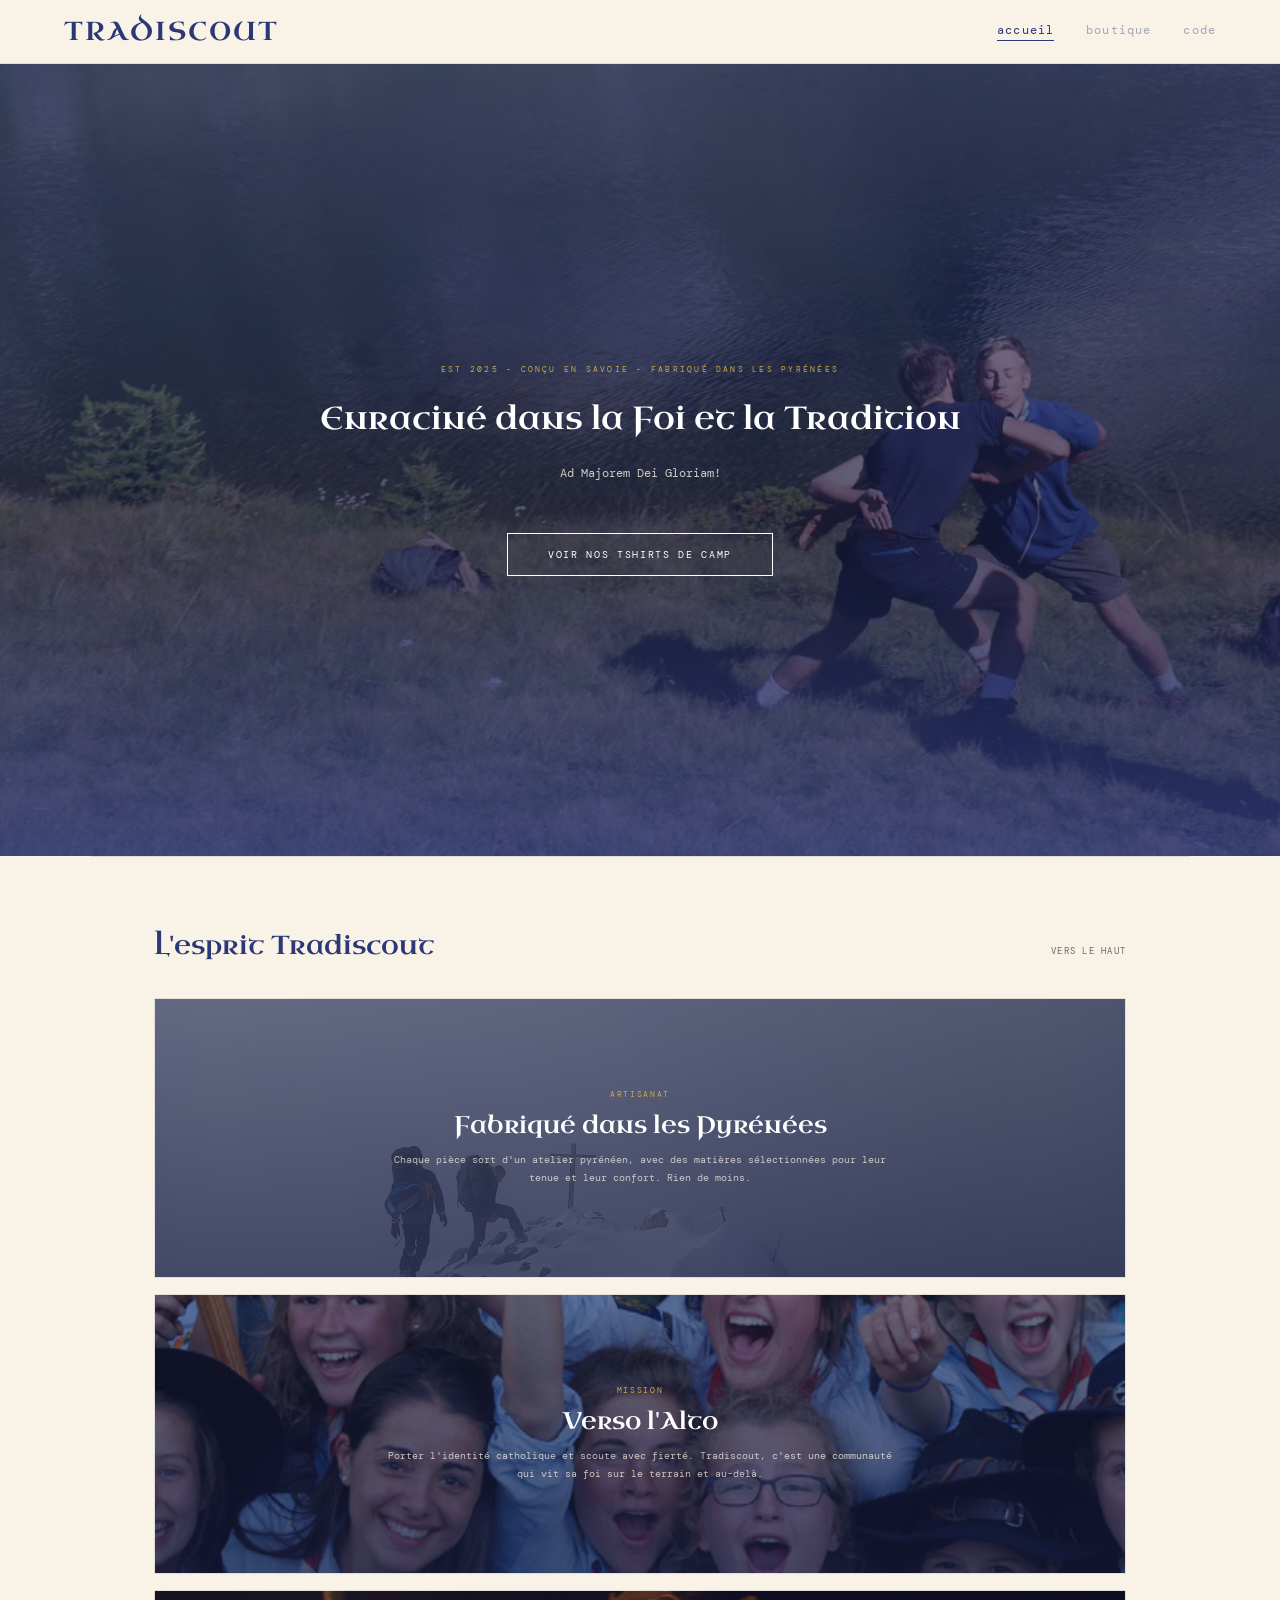
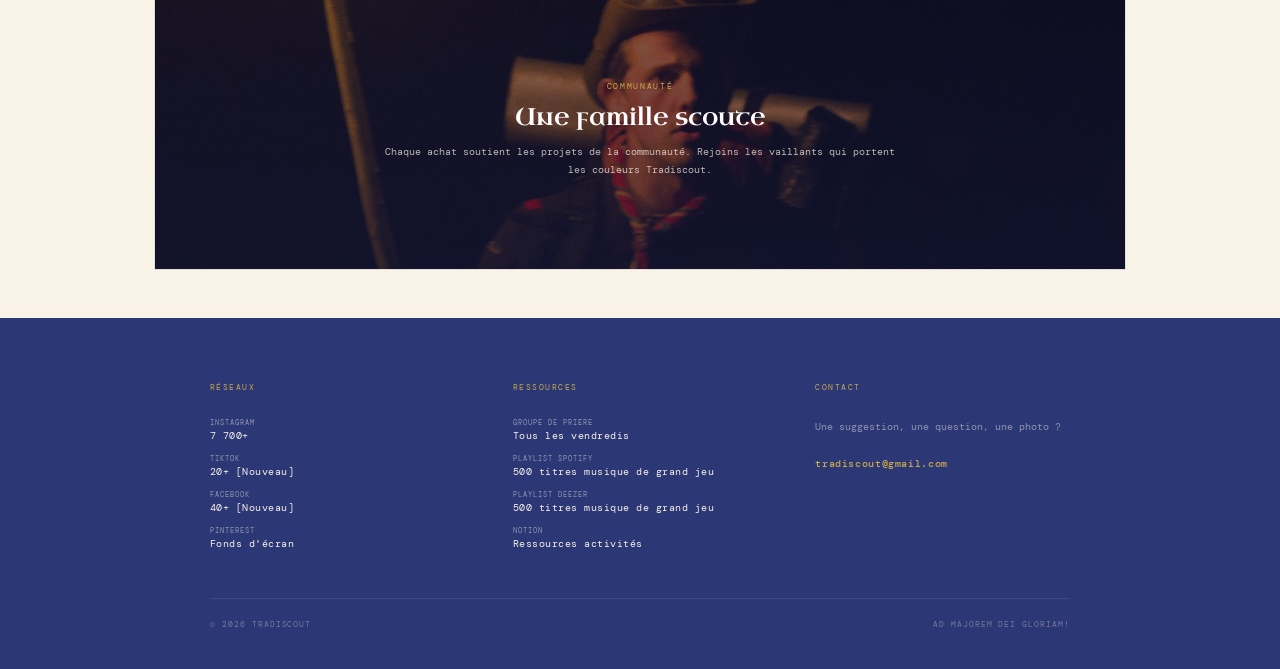
<file: index.html>
<!DOCTYPE html>
<html lang="fr">
<head>
    <!-- Google tag (gtag.js) -->
    <script async src="https://www.googletagmanager.com/gtag/js?id=G-5QQ5J8Z9D1"></script>
    <meta name="google-adsense-account" content="ca-pub-3423518002030565">
    <script>
      window.dataLayer = window.dataLayer || [];
      function gtag(){dataLayer.push(arguments);}
      gtag('js', new Date());
    
      gtag('config', 'G-5QQ5J8Z9D1');
    </script>
    <meta charset="UTF-8">
    <meta name="viewport" content="width=device-width, initial-scale=1.0">
    <title>Tradiscout</title>
    <link rel="icon" type="image/x-icon" href="FINAL.png">
    <link href="https://fonts.googleapis.com/css2?family=Uncial+Antiqua&family=DM+Mono:wght@400;500&display=swap" rel="stylesheet">
    <style>
        :root { --navy: #2C3776; --bg: #F8F2E7; --or: #c9a84c; --gris: #6b6b6b; }
        * { margin: 0; padding: 0; box-sizing: border-box; }
        body { background: var(--bg); color: var(--navy); font-family: 'DM Mono', monospace; min-height: 100vh; overflow-x: hidden; }
        #main-content { opacity: 0; transition: opacity 1s ease; }
        
        header { position: sticky; top: 0; z-index: 600; background: var(--bg); border-bottom: 1px solid rgba(44,55,118,0.12); display: flex; align-items: center; justify-content: space-between; padding: 0 5%; height: 64px; }
        .logo { font-family: 'Uncial Antiqua', serif; text-transform: uppercase; letter-spacing: 2px; font-size: 1.6rem; color: var(--navy); text-decoration: none; }
        .main-nav { display: flex; gap: 32px; align-items: center; }
        .main-nav a { text-decoration: none; color: var(--navy); font-size: 0.72rem; letter-spacing: 0.1em; text-transform: lowercase; opacity: 0.4; transition: 0.2s; position: relative; padding-bottom: 3px; }
        .main-nav a:hover, .main-nav a.active { opacity: 1; }
        .main-nav a.active::after { content: ''; position: absolute; bottom: 0; left: 0; width: 100%; height: 1px; background: var(--navy); }

        .hero { min-height: calc(100vh - 64px); display: flex; flex-direction: column; align-items: center; justify-content: center; text-align: center; padding: 80px 5% 60px; position: relative; overflow: hidden; background: url('[t×6s]_[93388792-acf0-41c5-88e9-64125ec4e352]_2026-04-27_22-32-12.png') center center / cover no-repeat; }
        .hero::before { content: ''; position: absolute; inset: 0; background: linear-gradient(to bottom, rgba(44,55,118,.55) 0%, rgba(20,25,60,.7) 60%, rgba(44,55,118,.85) 100%); pointer-events: none; }
        .hero-quote { font-size: 1rem; line-height: 1.8; font-style: italic; color: rgba(248,242,231,0.8); position: relative; max-width: 500px; }

        /* FOOTER UNIFORMISÉ */
        footer { background: var(--navy); color: var(--bg); padding: 64px 5% 40px; }
        .footer-inner { max-width: 860px; margin: 0 auto; display: grid; grid-template-columns: 1fr 1fr 1fr; gap: 48px; }
        .footer-col-title { font-size: 0.52rem; letter-spacing: 0.18em; text-transform: uppercase; color: var(--or); margin-bottom: 25px; display: block; }
        .footer-links { list-style: none; display: flex; flex-direction: column; gap: 12px; }
        .footer-links li a { color: var(--bg); text-decoration: none; display: flex; flex-direction: column; gap: 2px; transition: opacity 0.2s; }
        .footer-links li a:hover { opacity: 0.7; }
        .footer-links li a .fl-label { font-size: 0.46rem; letter-spacing: 0.14em; text-transform: uppercase; opacity: 0.5; color: var(--bg); }
        .footer-links li a .fl-name { font-size: 0.62rem; letter-spacing: 0.05em; color: var(--bg); }
        .footer-contact-text { font-size: 0.6rem; opacity: 0.5; line-height: 1.8; margin-bottom: 16px; color: var(--bg); }
        .footer-email { color: var(--or); text-decoration: none; font-size: 0.65rem; letter-spacing: 0.06em; font-weight: 500; }
        .footer-bottom { max-width: 860px; margin: 48px auto 0; padding-top: 20px; border-top: 1px solid rgba(248,242,231,0.1); display: flex; justify-content: space-between; align-items: center; }
        .footer-bottom span { font-size: 0.5rem; letter-spacing: 0.12em; text-transform: uppercase; opacity: 0.35; }

        .tab-bar { display: none; }
        @media (max-width: 768px) {
            header { justify-content: center; }
            .main-nav { display: none; }
            .footer-inner { grid-template-columns: 1fr; gap: 36px; }
            .tab-bar { display: flex; position: fixed; bottom: 0; left: 0; width: 100%; background: var(--bg); border-top: 1px solid rgba(44,55,118,0.13); z-index: 1000; padding-bottom: env(safe-area-inset-bottom, 0px); }
            .tab-bar-btn { flex: 1; display: flex; align-items: center; justify-content: center; padding: 20px 0; text-decoration: none; color: var(--navy); opacity: 0.3; transition: 0.2s; }
            .tab-bar-btn.active { opacity: 1; }
            .tab-bar-btn span { font-size: 0.65rem; letter-spacing: 0.1em; text-transform: lowercase; }
            footer { padding-bottom: calc(100px + env(safe-area-inset-bottom, 0px)); }
        }

        #shop-content { display: none; flex: 1; }

        .section-header {
            max-width: 1100px; margin: 0 auto 0; padding: 72px 5% 0;
            display: flex; align-items: baseline; justify-content: space-between;
            border-top: 1px solid rgba(44,55,118,0.1);
        }
        .section-header-title { font-family: 'Uncial Antiqua', serif; font-size: 1.6rem; }
        .section-header-sub { font-size: 0.55rem; letter-spacing: 0.14em; text-transform: uppercase; color: var(--gris); }

        /* ── FEATURE CARDS ── */
        .features-section {
            max-width: 1100px;
            margin: 0 auto;
            padding: 72px 5% 48px;
            border-top: 1px solid rgba(44,55,118,0.1);
        }
        .features-header {
            display: flex;
            align-items: baseline;
            justify-content: space-between;
            margin-bottom: 36px;
        }
        .features-grid {
            display: grid;
            grid-template-columns: 1fr;
            gap: 16px;
        }
        .feature-card {
            position: relative;
            overflow: hidden;
            min-height: 280px;
            display: flex;
            align-items: center;
            justify-content: center;
            border: 1px solid rgba(44,55,118,0.1);
            transition: box-shadow 0.2s;
        }
        .feature-card:hover { box-shadow: 0 0 0 2px var(--navy) inset; }
        .feature-card-img-wrap {
            position: absolute;
            inset: 0;
        }
        .feature-card-img-wrap img {
            width: 100%; height: 100%;
            object-fit: cover; display: block;
            transition: transform 0.5s, filter 0.3s;
        }
        .feature-card:hover .feature-card-img-wrap img {
            transform: scale(1.04);
            filter: brightness(0.8);
        }
        .feature-card::before {
            content: '';
            position: absolute; inset: 0;
            background: linear-gradient(to bottom, rgba(20,25,60,0.5) 0%, rgba(20,25,60,0.7) 100%);
            z-index: 1;
            transition: opacity 0.3s;
        }
        .feature-card:hover::before { opacity: 0.85; }
        .feature-card-body {
            position: relative;
            z-index: 2;
            text-align: center;
            padding: 3rem 4rem;
            display: flex; flex-direction: column; gap: 10px;
            align-items: center;
        }
        .feature-card-eyebrow {
            font-size: 0.48rem; letter-spacing: 0.22em;
            text-transform: uppercase; color: var(--or);
        }
        .feature-card-title {
            font-family: 'Uncial Antiqua', serif;
            font-size: 1.5rem; color: white;
        }
        .feature-card-text {
            font-size: 0.62rem; color: rgba(248,242,231,0.75);
            line-height: 1.85; max-width: 520px;
        }
        @media (max-width: 768px) {
            .features-section { padding: 48px 5% 32px; }
            .feature-card { min-height: 220px; }
            .feature-card-body { padding: 2rem 1.5rem; }
            .feature-card-title { font-size: 1.2rem; }
        }

        /* ── HERO ── */
        .hero {
            min-height: 88vh; display: flex; flex-direction: column;
            align-items: center; justify-content: center;
            text-align: center; padding: 80px 5% 60px;
            position: relative; overflow: hidden;
            background: url("Capture d'écran 2026-06-08 181254.png") center center / cover no-repeat;
        }
        .hero::before {
            content: ''; position: absolute; inset: 0;
            background: linear-gradient(to bottom,rgba(44,55,118,.55) 0%,rgba(20,25,60,.7) 60%,rgba(44,55,118,.85) 100%);
            pointer-events: none;
        }
        .hero-eyebrow { font-size:.5rem;letter-spacing:.28em;text-transform:uppercase;color:var(--or);margin-bottom:28px;opacity:0;animation:fadeUp .7s ease .1s forwards;position:relative; }
        .hero-title { font-family:'Uncial Antiqua',serif;font-size:clamp(1rem,3vw,2rem);line-height:1.05;color:white;margin-bottom:28px;opacity:0;animation:fadeUp .7s ease .25s forwards;position:relative; }
        .hero-sub { font-size:.72rem;color:rgba(248,242,231,.8);line-height:1.9;max-width:460px;opacity:0;animation:fadeUp .7s ease .4s forwards;margin-bottom:48px;position:relative; }
        .hero-cta { display:inline-block;padding:14px 40px;border:1px solid white;color:white;text-decoration:none;font-size:.65rem;letter-spacing:.16em;text-transform:uppercase;transition:.2s;opacity:0;animation:fadeUp .7s ease .55s forwards;position:relative; }
        .hero-cta:hover { background:white;color:var(--navy); }
        @keyframes fadeUp { from{opacity:0;transform:translateY(18px)} to{opacity:1;transform:translateY(0)} }

    </style>
</head>
<body>
    <div id="main-content">
        <header>
            <a class="logo" href="https://tradiscout.com">TRADISCOUT</a>
            <nav class="main-nav">
                <a href="/" class="active">accueil</a>
                <a href="https://shop.tradiscout.com">boutique</a>
                <a href="https://code.tradiscout.com">code</a>
            </nav>
        </header>
<!-- SHOP CONTENT -->
        <div class="hero">
            <div class="hero-eyebrow">Est 2025 - Conçu en Savoie - Fabriqué dans les Pyrénées</div>
            <div class="hero-title">Enraciné dans la Foi et la Tradition</div>
            <div class="hero-sub">Ad Majorem Dei Gloriam!</div>
            <a class="hero-cta" href="https://shop.tradiscout.com">Voir nos tshirts de camp</a>
        </div>


<!-- FEATURE CARDS -->
<div class="features-section">
    <div class="features-header">
        <div class="section-header-title">L'esprit Tradiscout</div>
        <div class="section-header-sub">Vers le haut</div>
    </div>
    <div class="features-grid">

        <div class="feature-card">
            <div class="feature-card-img-wrap">
                <img src="1000011530.jpg" alt="Qualité"
                     onerror="this.style.display='none'" />
            </div>
            <div class="feature-card-body">
                <div class="feature-card-eyebrow">Artisanat</div>
                <div class="feature-card-title">Fabriqué dans les Pyrénées</div>
                <div class="feature-card-text">Chaque pièce sort d'un atelier pyrénéen, avec des matières sélectionnées pour leur tenue et leur confort. Rien de moins.</div>
            </div>
        </div>

        <div class="feature-card">
            <div class="feature-card-img-wrap">
                <img src="guides.jpg" alt="Mission"
                     onerror="this.style.display='none'" />
            </div>
            <div class="feature-card-body">
                <div class="feature-card-eyebrow">Mission</div>
                <div class="feature-card-title">Verso l'Alto</div>
                <div class="feature-card-text">Porter l'identité catholique et scoute avec fierté. Tradiscout, c'est une communauté qui vit sa foi sur le terrain et au-delà.</div>
            </div>
        </div>

        <div class="feature-card">
            <div class="feature-card-img-wrap">
                <img src="2015-05-08-JN-photos-JN-Becker-126-e1589040070895.jpg" alt="Communauté"
                     onerror="this.style.display='none'" />
            </div>
            <div class="feature-card-body">
                <div class="feature-card-eyebrow">Communauté</div>
                <div class="feature-card-title">Une famille scoute</div>
                <div class="feature-card-text">Chaque achat soutient les projets de la communauté. Rejoins les vaillants qui portent les couleurs Tradiscout.</div>
            </div>
        </div>

    </div>
</div>
        <footer>
            <div class="footer-inner">
                <div>
                    <span class="footer-col-title">Réseaux</span>
                    <ul class="footer-links">
                        <li><a href="https://instagram.com/tradiscout" target="_blank"><span class="fl-label">Instagram</span><span class="fl-name">7 700+</span></a></li>
                        <li><a href="https://www.tiktok.com/@tradiscout" target="_blank"><span class="fl-label">TikTok</span><span class="fl-name">20+ [Nouveau]</span></a></li>
                        <li><a href="https://www.facebook.com/tradiscout" target="_blank"><span class="fl-label">Facebook</span><span class="fl-name">40+ [Nouveau]</span></a></li>
                        <li><a href="https://pinterest.com/tradiscout" target="_blank"><span class="fl-label">Pinterest</span><span class="fl-name">Fonds d'écran</span></a></li>
                    </ul>
                </div>
                <div>
                    <span class="footer-col-title">Ressources</span>
                    <ul class="footer-links">
                        <li><a href="https://instagram.com/channel/AbYQB1ZxjbUUhCE5" target="_blank"><span class="fl-label">Groupe de prière</span><span class="fl-name">Tous les vendredis</span></a></li>
                        <li><a href="https://open.spotify.com/playlist/4dol5mUeugWo8hvZdXnvZ8" target="_blank"><span class="fl-label">Playlist Spotify</span><span class="fl-name">500 titres musique de grand jeu</span></a></li>
                        <li><a href="https://www.deezer.com/fr/playlist/13549630343" target="_blank"><span class="fl-label">Playlist Deezer</span><span class="fl-name">500 titres musique de grand jeu</span></a></li>
                        <li><a href="https://tradiscout.notion.site/Pr-parer-ses-activit-s-2ad8736dad9f80a3b259da56bb5a5615" target="_blank"><span class="fl-label">Notion</span><span class="fl-name">Ressources activités</span></a></li>
                    </ul>
                </div>
                <div>
                    <span class="footer-col-title">Contact</span>
                    <p class="footer-contact-text">Une suggestion, une question, une photo ?</p>
                    <a href="mailto:tradiscout@gmail.com" class="footer-email">tradiscout@gmail.com</a>
                </div>
            </div>
            <div class="footer-bottom"><span>© 2026 Tradiscout</span><span>Ad Majorem Dei Gloriam!</span></div>
        </footer>
        <nav class="tab-bar">
            <a href="/" class="tab-bar-btn active"><span>accueil</span></a>
            <a href="https://shop.tradiscout.com" class="tab-bar-btn"><span>boutique</span></a>
            <a href="https://code.tradiscout.com" class="tab-bar-btn"><span>code</span></a>
        </nav>
    </div>
    <script>window.addEventListener('load', () => document.getElementById('main-content').style.opacity = '1');</script>
</body>
</html>
</file>
